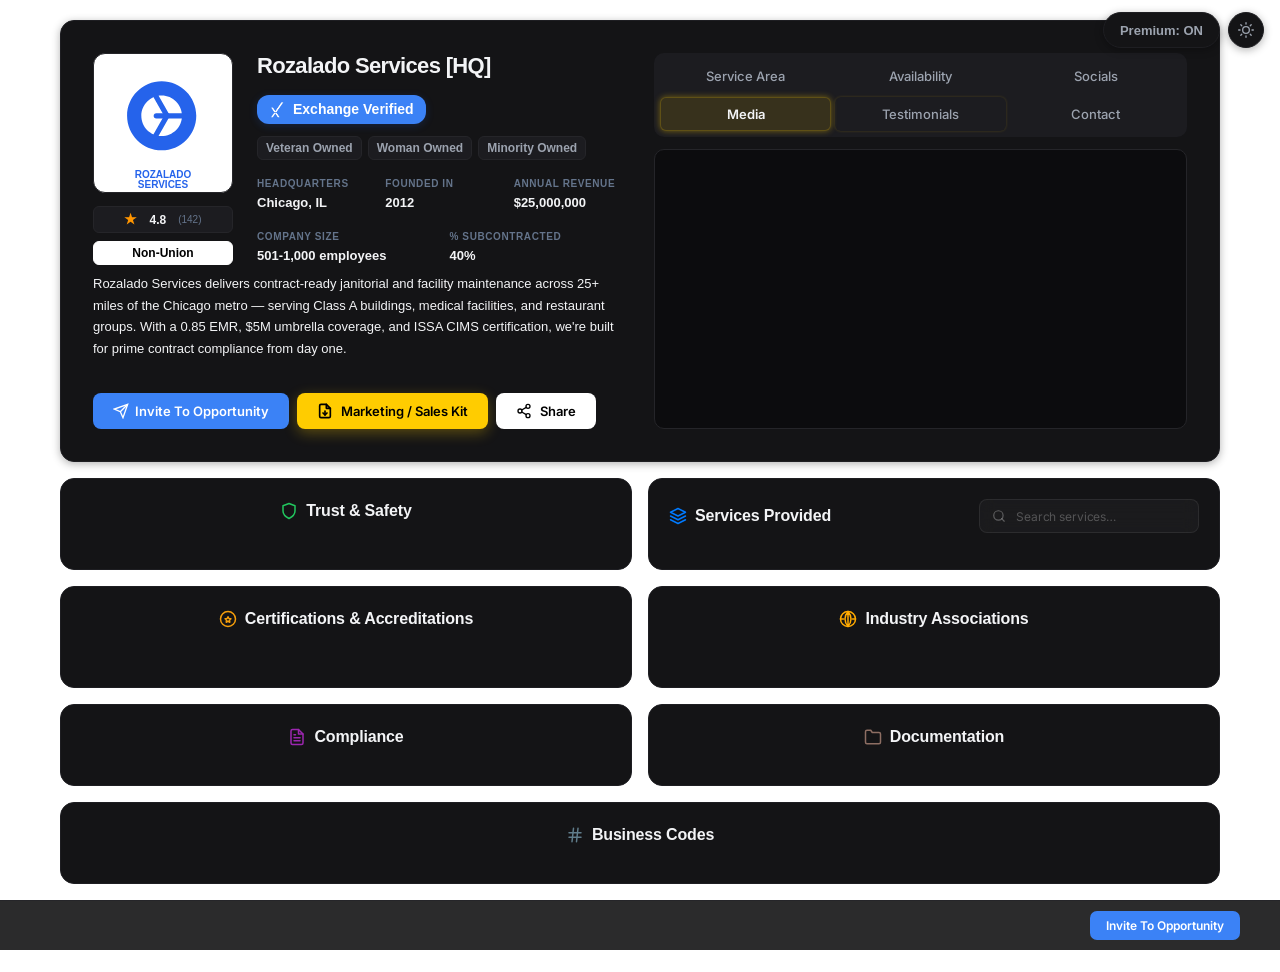
<file: index.html>
<!doctype html>
<html lang="en">
  <head>
    <meta charset="UTF-8" />
    <meta name="viewport" content="width=device-width, initial-scale=1.0" />
    <title>Rozalado Services [HQ] | Route Exchange</title>
    <meta
      name="description"
      content="Rozalado Services company profile on Route Exchange — commercial cleaning services in Chicago, IL."
    />
    <link
      href="https://api.mapbox.com/mapbox-gl-js/v3.3.0/mapbox-gl.css"
      rel="stylesheet"
    />
    <link
      href="https://fonts.googleapis.com/css2?family=Inter:wght@400;500;600;700;800&display=swap"
      rel="stylesheet"
    />
    <link rel="stylesheet" href="styles.css" />
    <link rel="manifest" href="manifest.json" />
    <meta name="theme-color" content="#121212" />
    <link rel="apple-touch-icon" href="exchange_verified_icon.png" />
  </head>
  <body data-theme="dark">
    <!-- Theme Toggle -->
    <button class="theme-toggle" id="themeToggle" aria-label="Toggle dark mode">
      <svg
        class="icon-moon"
        viewBox="0 0 24 24"
        fill="none"
        stroke="currentColor"
        stroke-width="2"
        stroke-linecap="round"
        stroke-linejoin="round"
      >
        <path d="M21 12.79A9 9 0 1 1 11.21 3 7 7 0 0 0 21 12.79z" />
      </svg>
      <svg
        class="icon-sun"
        viewBox="0 0 24 24"
        fill="none"
        stroke="currentColor"
        stroke-width="2"
        stroke-linecap="round"
        stroke-linejoin="round"
      >
        <circle cx="12" cy="12" r="5" />
        <line x1="12" y1="1" x2="12" y2="3" />
        <line x1="12" y1="21" x2="12" y2="23" />
        <line x1="4.22" y1="4.22" x2="5.64" y2="5.64" />
        <line x1="18.36" y1="18.36" x2="19.78" y2="19.78" />
        <line x1="1" y1="12" x2="3" y2="12" />
        <line x1="21" y1="12" x2="23" y2="12" />
        <line x1="4.22" y1="19.78" x2="5.64" y2="18.36" />
        <line x1="18.36" y1="5.64" x2="19.78" y2="4.22" />
      </svg>
    </button>

    <!-- Premium Toggle -->
    <button
      class="premium-toggle"
      id="premiumToggle"
      aria-label="Toggle Premium Features"
    >
      <span class="premium-on">Premium: ON</span>
      <span class="premium-off">Premium: OFF</span>
    </button>

    <div class="page-wrapper">
      <!-- ========== HERO HEADER CARD ========== -->
      <div class="profile-card hero-card">
        <div class="profile-header">
          <!-- LEFT COL: Identity & About -->
          <div class="header-left">
            <div class="company-identity">
              <div
                style="
                  display: flex;
                  flex-direction: column;
                  align-items: center;
                  justify-content: space-between;
                  gap: 16px;
                "
              >
                <div class="company-logo" id="companyLogo"></div>
                <div
                  id="logoChips"
                  style="
                    display: flex;
                    flex-direction: column;
                    width: 100%;
                    gap: 8px;
                  "
                ></div>
              </div>
              <div class="company-meta">
                <h1 class="company-name" id="companyName"></h1>
                <div class="company-badges" id="companyBadges">
                  <div
                    class="verified-badge"
                    id="verifiedBadge"
                    style="display: none"
                  >
                    <svg
                      viewBox="0 0 24 24"
                      fill="none"
                      stroke="currentColor"
                      stroke-width="2"
                      width="14"
                      height="14"
                    >
                      <path d="M22 11.08V12a10 10 0 1 1-5.93-9.14" />
                      <polyline points="22 4 12 14.01 9 11.01" />
                    </svg>
                    Exchange Verified
                  </div>
                </div>
                <div class="key-metrics" id="keyMetrics"></div>
              </div>
            </div>

            <!-- Trust-at-a-Glance Strip -->
            <div class="trust-strip" id="trustStrip"></div>

            <p class="company-about" id="companyAbout"></p>

            <!-- Inline CTA -->
            <div class="inline-cta">
              <button class="btn-primary" id="requestBidBtn">
                <svg
                  viewBox="0 0 24 24"
                  fill="none"
                  stroke="currentColor"
                  stroke-width="2"
                  width="18"
                  height="18"
                >
                  <path d="M22 2L11 13" />
                  <path d="M22 2l-7 20-4-9-9-4 20-7z" />
                </svg>
                Invite To Opportunity
              </button>

              <button class="btn-gold premium-feature" id="marketingKitBtn">
                <svg
                  viewBox="0 0 24 24"
                  fill="none"
                  stroke="currentColor"
                  stroke-width="2.5"
                  stroke-linecap="round"
                  stroke-linejoin="round"
                  width="18"
                  height="18"
                >
                  <path
                    d="M14 2H6a2 2 0 0 0-2 2v16a2 2 0 0 0 2 2h12a2 2 0 0 0 2-2V8z"
                  ></path>
                  <polyline points="14 2 14 8 20 8"></polyline>
                  <line x1="12" y1="18" x2="12" y2="12"></line>
                  <polyline points="9 15 12 18 15 15"></polyline>
                </svg>
                Marketing / Sales Kit
              </button>

              <button class="btn-share" id="shareBtn">
                <svg
                  viewBox="0 0 24 24"
                  fill="none"
                  stroke="currentColor"
                  stroke-width="2"
                  stroke-linecap="round"
                  stroke-linejoin="round"
                >
                  <circle cx="18" cy="5" r="3" />
                  <circle cx="6" cy="12" r="3" />
                  <circle cx="18" cy="19" r="3" />
                  <line x1="8.59" y1="13.51" x2="15.42" y2="17.49" />
                  <line x1="15.41" y1="6.51" x2="8.59" y2="10.49" />
                </svg>
                Share
              </button>
            </div>
          </div>

          <!-- RIGHT: Nav Tabs + Content -->
          <div class="header-right">
            <div class="tabs-container">
              <div class="tabs-nav" role="tablist">
                <button class="tab-btn" data-tab="serviceArea">
                  Service Area
                </button>
                <button class="tab-btn" data-tab="availability">
                  Availability
                </button>
                <button class="tab-btn" data-tab="socialMedia">Socials</button>

                <button
                  class="tab-btn premium-feature active"
                  data-tab="aboutUs"
                >
                  Media
                </button>
                <button class="tab-btn premium-feature" data-tab="testimonials">
                  Testimonials
                </button>
                <button class="tab-btn" data-tab="contactDetails">
                  Contact
                </button>
              </div>

              <!-- TAB: About Us (Video) -->
              <div
                class="tab-panel premium-feature active"
                id="tab-aboutUs"
                role="tabpanel"
              >
                <div id="heroVideoContainer" class="video-card-container">
                  <!-- Video injected here -->
                </div>
              </div>

              <!-- TAB: Testimonials -->
              <div
                class="tab-panel premium-feature"
                id="tab-testimonials"
                role="tabpanel"
              >
                <div
                  class="card-content hero-scroll-container"
                  style="padding: 0"
                >
                  <div id="heroTestimonialsContent"></div>
                </div>
              </div>

              <!-- TAB: Service Area Map -->
              <div class="tab-panel" id="tab-serviceArea" role="tabpanel">
                <div class="map-container" id="map"></div>
                <div class="service-radius-label" id="serviceRadius"></div>
              </div>

              <!-- TAB: Contact Details -->
              <div class="tab-panel" id="tab-contactDetails" role="tabpanel">
                <div class="card-content hero-scroll-container">
                  <div id="heroContactDetailsContent"></div>
                </div>
              </div>

              <!-- TAB: Availability -->
              <div class="tab-panel" id="tab-availability" role="tabpanel">
                <div class="card-content hero-scroll-container">
                  <div id="heroAvailabilityContent"></div>
                </div>
              </div>

              <!-- TAB: Social Media -->
              <div class="tab-panel" id="tab-socialMedia" role="tabpanel">
                <div class="card-content hero-scroll-container">
                  <div id="heroSocialMediaContent"></div>
                </div>
              </div>
            </div>
          </div>
        </div>
      </div>

      <!-- ========== BENTO GRID (2-col) ========== -->
      <div class="bento-grid">
        <!-- ROW 0: Trust & Safety (left) | Services Provided (right) -->
        <div class="bento-card">
          <div class="card-header">
            <h2 class="card-title">
              <svg
                viewBox="0 0 24 24"
                fill="none"
                stroke="currentColor"
                stroke-width="2"
                class="card-icon card-icon--success"
              >
                <path d="M12 22s8-4 8-10V5l-8-3-8 3v7c0 6 8 10 8 10z" />
              </svg>
              Trust &amp; Safety
            </h2>
          </div>
          <div id="trustContent"></div>
        </div>

        <div class="bento-card">
          <div
            class="card-header"
            style="
              display: flex;
              align-items: center;
              justify-content: space-between;
              gap: 12px;
              flex-wrap: wrap;
            "
          >
            <h2 class="card-title" style="margin: 0">
              <svg
                viewBox="0 0 24 24"
                fill="none"
                stroke="currentColor"
                stroke-width="2"
                class="card-icon"
                style="color: #007aff"
              >
                <path
                  d="M12 2L2 7l10 5 10-5-10-5zM2 17l10 5 10-5M2 12l10 5 10-5"
                />
              </svg>
              Services Provided
            </h2>
            <div class="services-search-wrapper" id="servicesSearchWrapper">
              <svg
                class="services-search-icon"
                viewBox="0 0 24 24"
                fill="none"
                stroke="currentColor"
                stroke-width="2"
                stroke-linecap="round"
                stroke-linejoin="round"
                width="15"
                height="15"
              >
                <circle cx="11" cy="11" r="8" />
                <line x1="21" y1="21" x2="16.65" y2="16.65" />
              </svg>
              <input
                type="text"
                id="servicesSearchInput"
                class="services-search-input"
                placeholder="Search services…"
                autocomplete="off"
              />
              <button
                class="services-search-clear"
                id="servicesSearchClear"
                aria-label="Clear search"
                style="display: none"
              >
                <svg
                  viewBox="0 0 24 24"
                  fill="none"
                  stroke="currentColor"
                  stroke-width="2.5"
                  stroke-linecap="round"
                  stroke-linejoin="round"
                  width="14"
                  height="14"
                >
                  <line x1="18" y1="6" x2="6" y2="18" />
                  <line x1="6" y1="6" x2="18" y2="18" />
                </svg>
              </button>
            </div>
          </div>
          <div id="servicesRows" class="card-content"></div>
        </div>

        <!-- ROW 1: Certifications (left) | Industry Associations (right) -->
        <div class="bento-card">
          <div class="card-header">
            <h2 class="card-title">
              <svg
                viewBox="0 0 24 24"
                fill="none"
                stroke="currentColor"
                stroke-width="2"
                class="card-icon card-icon--star"
              >
                <path
                  d="M12 15l-2.4 1.3.5-2.7-2-1.9 2.7-.4L12 9l1.2 2.3 2.7.4-2 1.9.5 2.7z"
                ></path>
                <circle cx="12" cy="12" r="10"></circle>
              </svg>
              Certifications &amp; Accreditations
            </h2>
          </div>
          <div
            id="certificationsContent"
            class="card-list"
            style="margin-top: 20px"
          ></div>
        </div>

        <div class="bento-card">
          <div class="card-header">
            <h2 class="card-title">
              <svg
                viewBox="0 0 24 24"
                fill="none"
                stroke="currentColor"
                stroke-width="2"
                class="card-icon"
                style="color: #ffaa00"
              >
                <circle cx="12" cy="12" r="10" />
                <path
                  d="M22 12h-4M6 12H2M12 22V2M12 2a15.3 15.3 0 0 1 4 10 15.3 15.3 0 0 1-4 10 15.3 15.3 0 0 1-4-10 15.3 15.3 0 0 1 4-10Z"
                />
              </svg>
              Industry Associations
            </h2>
          </div>
          <div id="associationsContent" class="logo-grid"></div>
        </div>

        <!-- ROW 2: Compliance (left) | Documentation (right) -->
        <div class="bento-card">
          <div class="card-header">
            <h2 class="card-title">
              <svg
                viewBox="0 0 24 24"
                fill="none"
                stroke="currentColor"
                stroke-width="2"
                class="card-icon"
                style="color: #9c27b0"
              >
                <path
                  d="M14 2H6a2 2 0 0 0-2 2v16a2 2 0 0 0 2 2h12a2 2 0 0 0 2-2V8z"
                />
                <polyline points="14 2 14 8 20 8" />
                <line x1="16" y1="13" x2="8" y2="13" />
                <line x1="16" y1="17" x2="8" y2="17" />
                <polyline points="10 9 9 9 8 9" />
              </svg>
              Compliance
            </h2>
          </div>
          <div id="complianceContent"></div>
        </div>

        <div class="bento-card">
          <div class="card-header">
            <h2 class="card-title">
              <svg
                viewBox="0 0 24 24"
                fill="none"
                stroke="currentColor"
                stroke-width="2"
                class="card-icon"
                style="color: #8d6e63"
              >
                <path
                  d="M22 19a2 2 0 0 1-2 2H4a2 2 0 0 1-2-2V5a2 2 0 0 1 2-2h5l2 3h9a2 2 0 0 1 2 2z"
                />
              </svg>
              Documentation
            </h2>
          </div>
          <div id="documentsRows"></div>
        </div>

        <!-- ROW 3: Business Codes (full-width, 2 columns) -->
        <div class="bento-card" style="grid-column: 1 / -1">
          <div class="card-header">
            <h2 class="card-title">
              <svg
                viewBox="0 0 24 24"
                fill="none"
                stroke="currentColor"
                stroke-width="2"
                class="card-icon"
                style="color: #607d8b"
              >
                <line x1="4" y1="9" x2="20" y2="9" />
                <line x1="4" y1="15" x2="20" y2="15" />
                <line x1="10" y1="3" x2="8" y2="21" />
                <line x1="16" y1="3" x2="14" y2="21" />
              </svg>
              Business Codes
            </h2>
          </div>
          <div id="businessCodesContent"></div>
        </div>
      </div>
    </div>

    <!-- Sticky CTA Bar -->
    <div class="sticky-cta" id="stickyCta">
      <div class="sticky-cta__inner">
        <div class="sticky-cta__info">
          <strong id="stickyName"></strong>
          <span id="stickyRating"></span>
        </div>
        <div class="sticky-cta__actions">
          <button class="btn-primary btn-primary--sm" id="stickyBidBtn">
            Invite To Opportunity
          </button>
        </div>
      </div>
    </div>

    <div class="toast" id="toast"></div>

    <!-- Marketing / Sales Kit Modal -->
    <div
      id="marketingKitModal"
      style="
        display: none;
        position: fixed;
        top: 0;
        left: 0;
        right: 0;
        bottom: 0;
        padding: 20px;
        background: rgba(0, 0, 0, 0.5);
        z-index: 9999;
        align-items: center;
        justify-content: center;
        backdrop-filter: blur(4px);
      "
    >
      <div
        style="
          background: var(--card-bg);
          width: 100%;
          max-width: 500px;
          border-radius: 16px;
          overflow: hidden;
          box-shadow: 0 10px 30px rgba(0, 0, 0, 0.2);
          border: 1px solid var(--border-light);
          transform: scale(0.95);
          opacity: 0;
          transition: all 0.2s;
          display: flex;
          flex-direction: column;
        "
        id="marketingKitModalInner"
      >
        <div
          style="
            padding: 20px 24px;
            border-bottom: 1px solid var(--border-light);
            display: flex;
            justify-content: space-between;
            align-items: center;
            background: var(--bg-subtle);
          "
        >
          <div style="display: flex; align-items: center; gap: 10px">
            <div
              style="
                font-size: 16px;
                font-weight: 700;
                color: var(--text-primary);
              "
            >
              Marketing / Sales Kit
            </div>
            <span
              style="
                font-size: 10px;
                padding: 2px 8px;
                background: rgba(255, 149, 0, 0.1);
                color: #ff9500;
                border-radius: 10px;
                font-weight: 600;
              "
              >PREMIUM</span
            >
          </div>
          <button
            id="closeMarketingKitBtn"
            style="
              background: transparent;
              border: none;
              color: var(--text-secondary);
              cursor: pointer;
              padding: 4px;
            "
          >
            <svg
              viewBox="0 0 24 24"
              fill="none"
              stroke="currentColor"
              stroke-width="2"
              width="20"
              height="20"
            >
              <line x1="18" y1="6" x2="6" y2="18"></line>
              <line x1="6" y1="6" x2="18" y2="18"></line>
            </svg>
          </button>
        </div>
        <div
          style="
            padding: 24px;
            display: flex;
            flex-direction: column;
            gap: 12px;
          "
          id="marketingKitModalContent"
        >
          <!-- populated by js -->
        </div>
      </div>
    </div>

    <script src="https://api.mapbox.com/mapbox-gl-js/v3.3.0/mapbox-gl.js"></script>
    <script src="app.js"></script>
  </body>
</html>
</file>
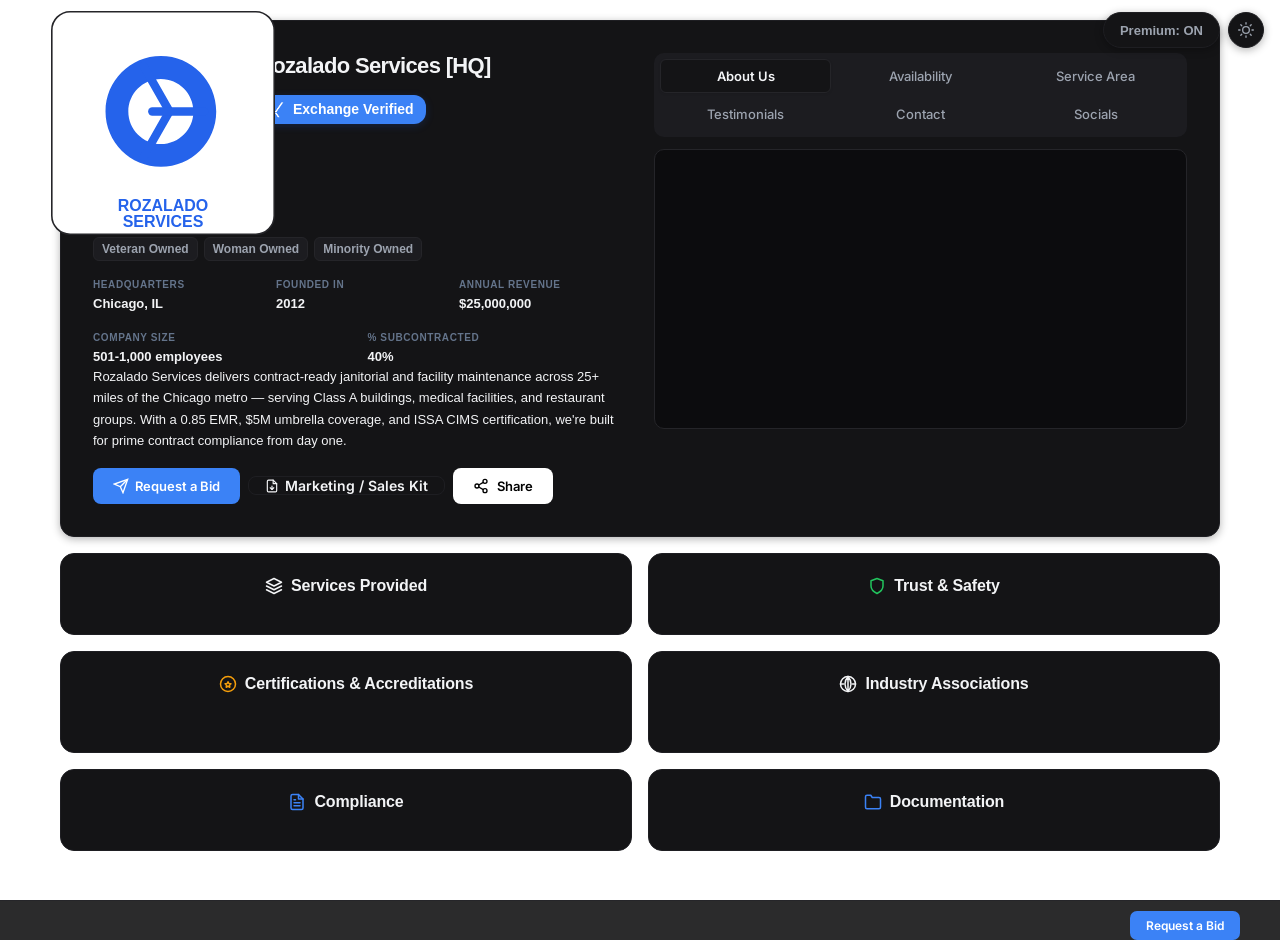
<file: v21_main_index.html>
<!doctype html>
<html lang="en">
  <head>
    <meta charset="UTF-8" />
    <meta name="viewport" content="width=device-width, initial-scale=1.0" />
    <title>Rozalado Services [HQ] | Route Exchange</title>
    <meta
      name="description"
      content="Rozalado Services company profile on Route Exchange — commercial cleaning services in Chicago, IL."
    />
    <link
      href="https://api.mapbox.com/mapbox-gl-js/v3.3.0/mapbox-gl.css"
      rel="stylesheet"
    />
    <link
      href="https://fonts.googleapis.com/css2?family=Inter:wght@400;500;600;700;800&display=swap"
      rel="stylesheet"
    />
    <link rel="stylesheet" href="styles.css" />
  </head>
  <body data-theme="dark">
    <!-- Theme Toggle -->
    <button class="theme-toggle" id="themeToggle" aria-label="Toggle dark mode">
      <svg
        class="icon-moon"
        viewBox="0 0 24 24"
        fill="none"
        stroke="currentColor"
        stroke-width="2"
        stroke-linecap="round"
        stroke-linejoin="round"
      >
        <path d="M21 12.79A9 9 0 1 1 11.21 3 7 7 0 0 0 21 12.79z" />
      </svg>
      <svg
        class="icon-sun"
        viewBox="0 0 24 24"
        fill="none"
        stroke="currentColor"
        stroke-width="2"
        stroke-linecap="round"
        stroke-linejoin="round"
      >
        <circle cx="12" cy="12" r="5" />
        <line x1="12" y1="1" x2="12" y2="3" />
        <line x1="12" y1="21" x2="12" y2="23" />
        <line x1="4.22" y1="4.22" x2="5.64" y2="5.64" />
        <line x1="18.36" y1="18.36" x2="19.78" y2="19.78" />
        <line x1="1" y1="12" x2="3" y2="12" />
        <line x1="21" y1="12" x2="23" y2="12" />
        <line x1="4.22" y1="19.78" x2="5.64" y2="18.36" />
        <line x1="18.36" y1="5.64" x2="19.78" y2="4.22" />
      </svg>
    </button>

    <!-- Premium Toggle -->
    <button
      class="premium-toggle"
      id="premiumToggle"
      aria-label="Toggle Premium Features"
    >
      <span class="premium-on">Premium: ON</span>
      <span class="premium-off">Premium: OFF</span>
    </button>

    <div class="page-wrapper">
      <!-- ========== HERO HEADER CARD ========== -->
      <div class="profile-card hero-card">
        <div class="profile-header">
          <!-- LEFT COL: Identity & About -->
          <div class="header-left">
            <div class="company-identity">
              <div
                style="
                  display: flex;
                  flex-direction: column;
                  align-items: center;
                  gap: 8px;
                "
              >
                <div
                  class="company-logo"
                  id="companyLogo"
                  style="
                    transform: scale(1.6);
                    transform-origin: center;
                    margin-bottom: 24px;
                  "
                ></div>
                <div id="companyRating"></div>
              </div>
              <div class="company-meta">
                <h1 class="company-name" id="companyName"></h1>
                <div class="company-badges" id="companyBadges">
                  <div
                    class="verified-badge"
                    id="verifiedBadge"
                    style="display: none"
                  >
                    <svg
                      viewBox="0 0 24 24"
                      fill="none"
                      stroke="currentColor"
                      stroke-width="2"
                      width="14"
                      height="14"
                    >
                      <path d="M22 11.08V12a10 10 0 1 1-5.93-9.14" />
                      <polyline points="22 4 12 14.01 9 11.01" />
                    </svg>
                    Exchange Verified
                  </div>
                </div>
              </div>
            </div>

            <!-- Trust-at-a-Glance Strip -->
            <div class="trust-strip" id="trustStrip"></div>

            <div class="key-metrics" id="keyMetrics"></div>

            <p class="company-about" id="companyAbout"></p>

            <!-- Inline CTA -->
            <div class="inline-cta">
              <button class="btn-primary" id="requestBidBtn">
                <svg
                  viewBox="0 0 24 24"
                  fill="none"
                  stroke="currentColor"
                  stroke-width="2"
                  width="18"
                  height="18"
                >
                  <path d="M22 2L11 13" />
                  <path d="M22 2l-7 20-4-9-9-4 20-7z" />
                </svg>
                Request a Bid
              </button>

              <button
                class="btn-secondary premium-feature"
                id="marketingKitBtn"
                style="
                  gap: 6px;
                  padding: 0 16px;
                  border-radius: 8px;
                  font-weight: 600;
                  font-size: 14px;
                  display: flex;
                  align-items: center;
                  cursor: pointer;
                  border: 1px solid var(--border);
                  background: var(--bg-card);
                  color: var(--text-primary);
                  transition: all 0.2s;
                "
              >
                <svg
                  viewBox="0 0 24 24"
                  fill="none"
                  stroke="currentColor"
                  stroke-width="2"
                  stroke-linecap="round"
                  stroke-linejoin="round"
                  width="16"
                  height="16"
                >
                  <path
                    d="M14 2H6a2 2 0 0 0-2 2v16a2 2 0 0 0 2 2h12a2 2 0 0 0 2-2V8z"
                  ></path>
                  <polyline points="14 2 14 8 20 8"></polyline>
                  <line x1="12" y1="18" x2="12" y2="12"></line>
                  <polyline points="9 15 12 18 15 15"></polyline>
                </svg>
                Marketing / Sales Kit
              </button>

              <button class="btn-share" id="shareBtn">
                <svg
                  viewBox="0 0 24 24"
                  fill="none"
                  stroke="currentColor"
                  stroke-width="2"
                  stroke-linecap="round"
                  stroke-linejoin="round"
                >
                  <circle cx="18" cy="5" r="3" />
                  <circle cx="6" cy="12" r="3" />
                  <circle cx="18" cy="19" r="3" />
                  <line x1="8.59" y1="13.51" x2="15.42" y2="17.49" />
                  <line x1="15.41" y1="6.51" x2="8.59" y2="10.49" />
                </svg>
                Share
              </button>
            </div>
          </div>

          <!-- RIGHT: Nav Tabs + Content -->
          <div class="header-right">
            <div class="tabs-container">
              <div class="tabs-nav" role="tablist">
                <button class="tab-btn active" data-tab="aboutUs">
                  About Us
                </button>
                <button class="tab-btn" data-tab="availability">
                  Availability
                </button>
                <button class="tab-btn" data-tab="serviceArea">
                  Service Area
                </button>

                <button class="tab-btn" data-tab="testimonials">
                  Testimonials
                </button>
                <button class="tab-btn" data-tab="contactDetails">
                  Contact
                </button>
                <button class="tab-btn" data-tab="socialMedia">Socials</button>
              </div>

              <!-- TAB: About Us (Video) -->
              <div class="tab-panel active" id="tab-aboutUs" role="tabpanel">
                <div id="heroVideoContainer" class="video-card-container">
                  <!-- Video injected here -->
                </div>
              </div>

              <!-- TAB: Testimonials -->
              <div
                class="tab-panel premium-feature"
                id="tab-testimonials"
                role="tabpanel"
              >
                <div
                  class="card-content hero-scroll-container"
                  style="padding: 0"
                >
                  <div id="heroTestimonialsContent"></div>
                </div>
              </div>

              <!-- TAB: Service Area Map -->
              <div class="tab-panel" id="tab-serviceArea" role="tabpanel">
                <div class="map-container" id="map"></div>
                <div class="service-radius-label" id="serviceRadius"></div>
              </div>

              <!-- TAB: Contact Details -->
              <div class="tab-panel" id="tab-contactDetails" role="tabpanel">
                <div class="card-content hero-scroll-container">
                  <div id="heroContactDetailsContent"></div>
                </div>
              </div>

              <!-- TAB: Availability -->
              <div class="tab-panel" id="tab-availability" role="tabpanel">
                <div class="card-content hero-scroll-container">
                  <div id="heroAvailabilityContent"></div>
                </div>
              </div>

              <!-- TAB: Social Media -->
              <div
                class="tab-panel premium-feature"
                id="tab-socialMedia"
                role="tabpanel"
              >
                <div class="card-content hero-scroll-container">
                  <div id="heroSocialMediaContent"></div>
                </div>
              </div>
            </div>
          </div>
        </div>
      </div>

      <!-- ========== BENTO GRID (2-col) ========== -->
      <div class="bento-grid">

        <!-- ROW 0: Services Provided (left) | Trust & Safety (right) -->
        <div class="bento-card">
          <div class="card-header">
            <h2 class="card-title">
              <svg viewBox="0 0 24 24" fill="none" stroke="currentColor" stroke-width="2" class="card-icon card-icon--primary">
                <path d="M12 2L2 7l10 5 10-5-10-5zM2 17l10 5 10-5M2 12l10 5 10-5" />
              </svg>
              Services Provided
            </h2>
          </div>
          <div id="servicesRows" class="card-content"></div>
        </div>

        <div class="bento-card" style="height: max-content;">
          <div class="card-header">
            <h2 class="card-title">
              <svg viewBox="0 0 24 24" fill="none" stroke="currentColor" stroke-width="2" class="card-icon card-icon--success">
                <path d="M12 22s8-4 8-10V5l-8-3-8 3v7c0 6 8 10 8 10z" />
              </svg>
              Trust &amp; Safety
            </h2>
          </div>
          <div id="trustContent"></div>
        </div>

        <!-- ROW 1: Certifications (left) | Industry Associations (right) -->
        <div class="bento-card">
          <div class="card-header">
            <h2 class="card-title">
              <svg viewBox="0 0 24 24" fill="none" stroke="currentColor" stroke-width="2" class="card-icon card-icon--star">
                <path d="M12 15l-2.4 1.3.5-2.7-2-1.9 2.7-.4L12 9l1.2 2.3 2.7.4-2 1.9.5 2.7z"></path>
                <circle cx="12" cy="12" r="10"></circle>
              </svg>
              Certifications &amp; Accreditations
            </h2>
          </div>
          <div id="certificationsContent" class="card-list" style="margin-top: 20px"></div>
        </div>

        <div class="bento-card">
          <div class="card-header">
            <h2 class="card-title">
              <svg viewBox="0 0 24 24" fill="none" stroke="currentColor" stroke-width="2" class="card-icon card-icon--primary">
                <circle cx="12" cy="12" r="10" />
                <path d="M22 12h-4M6 12H2M12 22V2M12 2a15.3 15.3 0 0 1 4 10 15.3 15.3 0 0 1-4 10 15.3 15.3 0 0 1-4-10 15.3 15.3 0 0 1 4-10Z" />
              </svg>
              Industry Associations
            </h2>
          </div>
          <div id="associationsContent" class="logo-grid"></div>
        </div>

        <!-- ROW 2: Compliance (left) | Documentation (right) -->
        <div class="bento-card" style="height: max-content;">
          <div class="card-header">
            <h2 class="card-title">
              <svg viewBox="0 0 24 24" fill="none" stroke="currentColor" stroke-width="2" class="card-icon card-icon--accent">
                <path d="M14 2H6a2 2 0 0 0-2 2v16a2 2 0 0 0 2 2h12a2 2 0 0 0 2-2V8z" />
                <polyline points="14 2 14 8 20 8" />
                <line x1="16" y1="13" x2="8" y2="13" />
                <line x1="16" y1="17" x2="8" y2="17" />
                <polyline points="10 9 9 9 8 9" />
              </svg>
              Compliance
            </h2>
          </div>
          <div id="complianceContent"></div>
        </div>

        <div class="bento-card" style="height: max-content;">
          <div class="card-header">
            <h2 class="card-title">
              <svg viewBox="0 0 24 24" fill="none" stroke="currentColor" stroke-width="2" class="card-icon card-icon--accent">
                <path d="M22 19a2 2 0 0 1-2 2H4a2 2 0 0 1-2-2V5a2 2 0 0 1 2-2h5l2 3h9a2 2 0 0 1 2 2z" />
              </svg>
              Documentation
            </h2>
          </div>
          <div id="documentsRows"></div>
        </div>

      </div>
    </div>

    <!-- Sticky CTA Bar -->
    <div class="sticky-cta" id="stickyCta">
      <div class="sticky-cta__inner">
        <div class="sticky-cta__info">
          <strong id="stickyName"></strong>
          <span id="stickyRating"></span>
        </div>
        <div class="sticky-cta__actions">
          <button class="btn-primary btn-primary--sm" id="stickyBidBtn">
            Request a Bid
          </button>
        </div>
      </div>
    </div>

    <div class="toast" id="toast"></div>

    <!-- Marketing / Sales Kit Modal -->
    <div
      id="marketingKitModal"
      style="
        display: none;
        position: fixed;
        top: 0;
        left: 0;
        right: 0;
        bottom: 0;
        padding: 20px;
        background: rgba(0, 0, 0, 0.5);
        z-index: 9999;
        align-items: center;
        justify-content: center;
        backdrop-filter: blur(4px);
      "
    >
      <div
        style="
          background: var(--bg-card);
          width: 100%;
          max-width: 500px;
          border-radius: 16px;
          overflow: hidden;
          box-shadow: 0 10px 30px rgba(0, 0, 0, 0.2);
          border: 1px solid var(--border-light);
          transform: scale(0.95);
          opacity: 0;
          transition: all 0.2s;
          display: flex;
          flex-direction: column;
        "
        id="marketingKitModalInner"
      >
        <div
          style="
            padding: 20px 24px;
            border-bottom: 1px solid var(--border-light);
            display: flex;
            justify-content: space-between;
            align-items: center;
            background: var(--bg-subtle);
          "
        >
          <div style="display: flex; align-items: center; gap: 10px">
            <div
              style="
                font-size: 16px;
                font-weight: 700;
                color: var(--text-primary);
              "
            >
              Marketing / Sales Kit
            </div>
            <span
              style="
                font-size: 10px;
                padding: 2px 8px;
                background: rgba(255, 149, 0, 0.1);
                color: #ff9500;
                border-radius: 10px;
                font-weight: 600;
              "
              >PREMIUM</span
            >
          </div>
          <button
            id="closeMarketingKitBtn"
            style="
              background: transparent;
              border: none;
              color: var(--text-secondary);
              cursor: pointer;
              padding: 4px;
            "
          >
            <svg
              viewBox="0 0 24 24"
              fill="none"
              stroke="currentColor"
              stroke-width="2"
              width="20"
              height="20"
            >
              <line x1="18" y1="6" x2="6" y2="18"></line>
              <line x1="6" y1="6" x2="18" y2="18"></line>
            </svg>
          </button>
        </div>
        <div
          style="
            padding: 24px;
            display: flex;
            flex-direction: column;
            gap: 12px;
          "
          id="marketingKitModalContent"
        >
          <!-- populated by js -->
        </div>
      </div>
    </div>

    <script src="https://api.mapbox.com/mapbox-gl-js/v3.3.0/mapbox-gl.js"></script>
    <script src="app.js"></script>
  </body>
</html>
</file>
<file: styles.css>
/* ============================================
   Route Exchange — Company Profile v6.0
   Dark-first dashboard design
   ============================================ */

/* --- Theme: Light (default) --- */
:root {
  --bg: #f8f9fa;
  --bg-rgb: 248, 249, 250;
  --bg-subtle: #ffffff;
  --card-bg: #ffffff;
  --card-border: #e2e8f0;
  --card-radius: 14px;
  --card-shadow: 0 4px 12px rgba(0, 0, 0, 0.05);
  --text-primary: #111827;
  --text-secondary: #374151;
  --text-muted: #4b5563;
  --accent: #2563eb;
  --accent-hover: #1d4ed8;
  --border: #e5e7eb;
  --border-light: #f3f4f6;
  --pill-bg: #f3f4f6;
  --pill-text: #1f2937;
  --pill-border: #e5e7eb;
  --success: #16a34a;
  --warning: #ca8a04;
  --tab-active-bg: #2563eb;
  --tab-inactive-bg: #f3f4f6;
  --tab-border: #e5e7eb;
  --section-border: #e5e7eb;
  --cert-card-bg: #ffffff;
  --cert-card-border: #e2e8f0;
  --font: "Inter", "SF Pro Text", "Helvetica Neue", sans-serif;
}

/* --- Theme: Dark --- */
[data-theme="dark"] {
  --bg: #ffffff; /* User requested white background for dark mode */
  --bg-rgb: 255, 255, 255;
  --bg-subtle: #141416;
  --card-bg: #141416;
  --card-border: #1e1e22;
  --card-shadow: 0 2px 8px rgba(0, 0, 0, 0.3);
  --text-primary: #f3f4f6;
  --text-secondary: #9ca3af;
  --text-muted: #64748b;
  --accent: #3b82f6;
  --accent-hover: #60a5fa;
  --border: #1e1e22;
  --border-light: #252529;
  --pill-bg: #1c1c20;
  --pill-text: #e5e7eb;
  --pill-border: #2a2a2e;
  --success: #22c55e;
  --warning: #f59e0b;
  --tab-active-bg: #3b82f6;
  --tab-inactive-bg: #1c1c20;
  --tab-border: #252529;
  --section-border: #1e1e22;
  --cert-card-bg: #18181b;
  --cert-card-border: #252529;
}

/* --- Reset --- */
*,
*::before,
*::after {
  box-sizing: border-box;
  margin: 0;
  padding: 0;
}
html {
  -webkit-font-smoothing: antialiased;
  -moz-osx-font-smoothing: grayscale;
  overflow-x: hidden;
}

body {
  font-family:
    -apple-system, BlinkMacSystemFont, "Segoe UI", Roboto, Helvetica, Arial,
    sans-serif, "Apple Color Emoji", "Segoe UI Emoji";
  background: var(--bg);
  color: var(--text-primary);
  margin: 0;
  padding: 0;
  padding-bottom: 40px; /* Spacing at the bottom of the page */
  min-height: 100vh;
  transition:
    background 0.3s ease,
    color 0.3s ease;
  line-height: 1.5;
  -webkit-font-smoothing: antialiased;
  overflow-x: hidden;
}

/* --- Layout --- */
.page-wrapper {
  position: relative;
  z-index: 1;
  max-width: 1200px;
  margin: 0 auto;
  padding: 16px 16px 48px;
  min-height: 100vh;
  display: flex;
  flex-direction: column;
  gap: 16px;
}

@media (min-width: 640px) {
  .page-wrapper {
    padding: 20px 20px 48px;
  }
}

/* --- Theme Toggle --- */
.theme-toggle {
  position: fixed;
  top: 12px;
  right: 16px;
  z-index: 100;
  width: 36px;
  height: 36px;
  border-radius: 50%;
  border: 1px solid var(--card-border);
  background: var(--card-bg);
  color: var(--text-secondary);
  cursor: pointer;
  display: flex;
  align-items: center;
  justify-content: center;
  box-shadow: var(--card-shadow);
  transition: all 0.15s;
}
.theme-toggle:hover {
  color: var(--accent);
  border-color: var(--accent);
}
.theme-toggle svg {
  width: 16px;
  height: 16px;
}
.theme-toggle .icon-sun {
  display: none;
}
.theme-toggle .icon-moon {
  display: block;
}
[data-theme="dark"] .theme-toggle .icon-sun {
  display: block;
}
[data-theme="dark"] .theme-toggle .icon-moon {
  display: none;
}

/* --- Premium Toggle --- */
.premium-toggle {
  position: fixed;
  top: 12px;
  right: 60px;
  z-index: 100;
  height: 36px;
  padding: 0 16px;
  border-radius: 18px;
  border: 1px solid var(--card-border);
  background: var(--card-bg);
  color: var(--text-secondary);
  cursor: pointer;
  display: flex;
  align-items: center;
  justify-content: center;
  box-shadow: var(--card-shadow);
  transition: all 0.15s;
  font-size: 13px;
  font-weight: 600;
}
.premium-toggle:hover {
  color: var(--accent);
  border-color: var(--accent);
}
.premium-toggle .premium-on {
  display: block;
}
.premium-toggle .premium-off {
  display: none;
}
body.premium-off .premium-toggle .premium-on {
  display: none;
}
body.premium-off .premium-toggle .premium-off {
  display: block;
}
/* Premium Feature Logic */
.premium-feature {
  transition: all 0.3s ease;
}

body.premium-off .premium-feature:not(#marketingKitBtn) {
  opacity: 0.5 !important;
  pointer-events: none !important;
  cursor: not-allowed !important;
  filter: grayscale(100%);
}

body.premium-off #marketingKitBtn {
  background: var(--pill-bg) !important;
  color: var(--text-muted) !important;
  box-shadow: none !important;
  pointer-events: none !important;
  user-select: none !important;
  opacity: 0.6 !important;
  filter: grayscale(100%);
}

/* Premium Upsell Logic (for specific elements like Contact Tab) */
.premium-upsell {
  position: relative;
  transition: all 0.3s ease;
}

body.premium-off .premium-upsell {
  pointer-events: none;
  user-select: none;
}

body.premium-off .premium-upsell > *:not(.premium-overlay) {
  -webkit-filter: blur(6px) !important;
  filter: blur(6px) !important;
  opacity: 0.6 !important;
  pointer-events: none !important;
  user-select: none !important;
  transition: all 0.3s ease;
}

.premium-overlay {
  display: none;
  position: absolute;
  top: 0;
  left: 0;
  right: 0;
  bottom: 0;
  flex-direction: column;
  align-items: center;
  justify-content: center;
  z-index: 20;
  pointer-events: auto !important;
}

body.premium-off .premium-overlay {
  display: flex !important;
  /* Use a subtle transparent wash to make the button stand out, but retain frosted glass feeling */
  background: rgba(255, 255, 255, 0.1);
  backdrop-filter: blur(4px);
  -webkit-backdrop-filter: blur(4px);
  border-radius: inherit;
}
[data-theme="dark"] body.premium-off .premium-overlay {
  background: rgba(0, 0, 0, 0.2);
}

body.premium-off .locked-contact-wrapper {
  -webkit-filter: blur(6px) !important;
  filter: blur(6px) !important;
  opacity: 0.6 !important;
  pointer-events: none !important;
  user-select: none !important;
  transition: all 0.3s ease;
}

/* ========== HERO CARD ========== */
.hero-card {
  background: var(--card-bg);
  border: 1px solid var(--card-border);
  border-radius: var(--card-radius);
  padding: 24px;
  box-shadow: var(--card-shadow);
  transition:
    background 0.2s,
    border-color 0.2s;
}

@media (min-width: 768px) {
  .hero-card {
    padding: 32px;
  }
}

.profile-header {
  display: grid;
  grid-template-columns: minmax(0, 1fr);
  gap: 28px;
}

.header-left {
  display: flex;
  flex-direction: column;
  min-width: 0;
}
.header-right {
  min-width: 0;
}

@media (min-width: 768px) {
  .profile-header {
    grid-template-columns: minmax(0, 1fr) minmax(0, 1fr);
  }
}

/* --- Company Identity --- */
.company-identity {
  display: flex;
  align-items: stretch;
  gap: 24px;
  margin-bottom: 8px;
  min-width: 0;
}

.company-meta {
  min-width: 0;
}

.company-logo {
  flex-shrink: 0;
  width: 140px !important;
  height: 140px !important;
  aspect-ratio: 1 / 1 !important;
  display: flex !important;
  border-radius: 12px;
  overflow: hidden;
  border: 1px solid var(--border-light);
  background: white;
  align-items: center;
  justify-content: center;
}

.company-logo img {
  width: 100%;
  height: 100%;
  object-fit: contain;
}

.company-meta {
  display: flex;
  flex-direction: column;
  flex: 1;
}

.company-name {
  font-size: 22px;
  font-weight: 700;
  letter-spacing: -0.03em;
  color: var(--text-primary);
  line-height: 1.2;
  margin: 0;
  word-wrap: break-word;
  overflow-wrap: anywhere;
  hyphens: auto;
}

.company-badges {
  display: flex;
  flex-wrap: wrap;
  gap: 6px;
  margin-top: 8px;
}

.verified-badge {
  display: inline-flex;
  align-items: center;
  gap: 4px;
  color: var(--accent);
  font-size: 12px;
  font-weight: 600;
  padding: 3px 10px;
  background: rgba(37, 99, 235, 0.1);
  border-radius: 6px;
  border: 1px solid rgba(37, 99, 235, 0.2);
}
.verified-badge svg {
  width: 14px;
  height: 14px;
}

/* --- Trust-at-a-Glance Strip --- */
.trust-strip {
  display: flex;
  flex-wrap: wrap;
  gap: 6px;
  margin: 12px 0;
}

.trust-pill {
  display: flex;
  flex-direction: column;
  align-items: center;
  gap: 2px;
  padding: 6px 14px;
  border-radius: 8px;
  background: var(--pill-bg);
  border: 1px solid var(--border-light);
  min-width: 70px;
  text-align: center;
}

.trust-pill__value {
  font-size: 13px;
  font-weight: 700;
  color: var(--text-primary);
  white-space: nowrap;
}

.trust-pill__label {
  font-size: 9px;
  font-weight: 600;
  color: var(--text-muted);
  text-transform: uppercase;
  letter-spacing: 0.4px;
}

.trust-pill--emr .trust-pill__value {
  color: var(--success);
}
.trust-pill--rating .trust-pill__value {
  color: #f59e0b;
}
.trust-pill--clearance {
  background: rgba(37, 99, 235, 0.08);
  border-color: rgba(37, 99, 235, 0.2);
}
.trust-pill--clearance .trust-pill__value {
  color: var(--accent);
  font-size: 11px;
}

/* --- Key Metrics --- */
.key-metrics {
  display: flex;
  flex-direction: column;
  gap: 16px;
  margin-top: 16px;
}

.metric-label {
  font-size: 10px;
  font-weight: 600;
  text-transform: uppercase;
  letter-spacing: 0.06em;
  color: var(--text-muted);
  margin-bottom: 2px;
}

.metric-value {
  font-size: 13px;
  font-weight: 600;
  color: var(--text-primary);
}

/* --- Company About --- */
.company-about {
  font-size: 13px;
  line-height: 1.65;
  color: var(--text-primary);
  margin-bottom: 16px;
}

/* --- Inline CTA Buttons --- */
.inline-cta {
  display: flex;
  flex-wrap: wrap;
  gap: 8px;
  align-items: center;
  margin-top: auto;
}

.btn-primary {
  display: inline-flex;
  align-items: center;
  gap: 6px;
  padding: 10px 20px;
  background: var(--accent);
  color: white;
  border: none;
  border-radius: 8px;
  font-family: var(--font);
  font-size: 13px;
  font-weight: 600;
  cursor: pointer;
  transition: all 0.2s;
}
.btn-primary:hover {
  background: var(--accent-hover);
  transform: translateY(-1px);
  box-shadow: 0 4px 12px rgba(37, 99, 235, 0.3);
}
.btn-primary svg {
  width: 16px;
  height: 16px;
}

.btn-secondary {
  display: inline-flex;
  align-items: center;
  gap: 6px;
  padding: 9px 16px;
  background: transparent;
  color: var(--text-primary);
  border: 1px solid var(--border);
  border-radius: 8px;
  font-family: var(--font);
  font-size: 13px;
  font-weight: 500;
  cursor: pointer;
  text-decoration: none;
  transition: all 0.2s;
}
.btn-secondary:hover {
  background: var(--pill-bg);
  border-color: var(--text-muted);
}
.btn-secondary svg {
  width: 14px;
  height: 14px;
}

.btn-primary--sm {
  padding: 7px 16px;
  font-size: 12px;
  border-radius: 7px;
}
.btn-secondary--sm {
  padding: 7px 14px;
  font-size: 12px;
  border-radius: 7px;
}

.btn-share {
  display: inline-flex;
  align-items: center;
  gap: 8px;
  padding: 10px 20px;
  background: #ffffff;
  color: #000000;
  border: none;
  border-radius: 8px;
  font-family: var(--font);
  font-size: 13px;
  font-weight: 600;
  cursor: pointer;
  transition: all 0.15s;
}
.btn-share:hover {
  background: #f1f1f1;
  transform: translateY(-1px);
}
.btn-share svg {
  width: 16px;
  height: 16px;
}

.btn-gold {
  display: inline-flex;
  align-items: center;
  gap: 6px;
  padding: 10px 20px;
  background: linear-gradient(135deg, #ffd700 0%, #fdb931 100%);
  color: #000000;
  border: none;
  border-radius: 8px;
  font-family: var(--font);
  font-size: 13px;
  font-weight: 700;
  cursor: pointer;
  transition: all 0.2s;
  box-shadow: 0 4px 12px rgba(255, 215, 0, 0.2);
}
.btn-gold:hover {
  background: linear-gradient(135deg, #fde047 0%, #f59e0b 100%);
  transform: translateY(-1px);
  box-shadow: 0 6px 16px rgba(255, 215, 0, 0.3);
}
.btn-gold svg {
  width: 16px;
  height: 16px;
}

/* ============ TABS ============ */
.tabs-container {
  display: flex;
  flex-direction: column;
}

.tabs-nav {
  display: grid;
  grid-template-columns: repeat(3, 1fr);
  gap: 4px;
  margin-bottom: 12px;
  background: var(--pill-bg);
  padding: 6px;
  border-radius: 10px;
}

body.premium-off .tabs-nav {
  /* Inherit default grid-template-columns: repeat(3, 1fr); so it stays 2 rows of 3 */
}

.tab-btn {
  padding: 8px 10px;
  background: transparent;
  border: transparent 1px solid;
  border-radius: 6px;
  font-family: var(--font);
  font-size: 13px;
  font-weight: 500;
  color: var(--text-secondary);
  cursor: pointer;
  transition: all 0.2s;
  white-space: nowrap;
  text-align: center;
}

.tab-btn:hover {
  color: var(--text-primary);
  background: rgba(142, 142, 147, 0.1);
}

.tab-btn.active {
  background: var(--bg);
  border-color: var(--border-light);
  color: var(--text-primary);
  font-weight: 600;
  box-shadow: 0 1px 3px rgba(0, 0, 0, 0.08);
}
[data-theme="dark"] .tab-btn.active {
  background: var(--card-bg);
}

/* Subtle gold accent for premium tabs when active */
body:not(.premium-off) .tab-btn.premium-feature {
  border: 1px solid transparent;
  box-shadow: 0 0 3px rgba(255, 204, 0, 0.2);
}

body:not(.premium-off) .tab-btn.premium-feature:hover {
  background: rgba(142, 142, 147, 0.1); /* Match standard tab hover */
  box-shadow: 0 0 5px rgba(255, 204, 0, 0.35);
}

body:not(.premium-off) .tab-btn.premium-feature.active {
  background: rgba(255, 204, 0, 0.12);
  border: 1px solid rgba(255, 204, 0, 0.2);
  box-shadow: 0 0 6px rgba(255, 204, 0, 0.4);
}

.hero-scroll-container {
  height: 280px;
  overflow-y: auto;
  padding-right: 8px;
}

.hero-scroll-container::-webkit-scrollbar {
  width: 4px;
}
.hero-scroll-container::-webkit-scrollbar-track {
  background: transparent;
}
.hero-scroll-container::-webkit-scrollbar-thumb {
  background: var(--border);
  border-radius: 10px;
}

.tab-panel {
  display: none;
}
.tab-panel.active {
  display: block;
  animation: fadeIn 0.2s ease;
}
@keyframes fadeIn {
  from {
    opacity: 0;
  }
  to {
    opacity: 1;
  }
}

/* Video Card */
.video-card-container {
  width: 100%;
  height: 280px;
  border-radius: 10px;
  overflow: hidden;
  background: #0c0c0e;
  position: relative;
  border: 1px solid var(--border-light);
}
.video-card-container iframe {
  width: 100%;
  height: 100%;
  object-fit: cover;
}

/* Map */
.map-container {
  width: 100%;
  height: 280px;
  border-radius: 10px;
  overflow: hidden;
  background: var(--pill-bg);
}

.service-radius-label {
  margin-top: 8px;
  font-size: 12px;
  color: var(--text-secondary);
}

/* ========== PROOF POINTS ========== */
.bento-card--proof {
  background: var(--card-bg);
  border: 1px solid var(--card-border);
  border-radius: var(--card-radius);
  padding: 20px 24px;
}

.proof-points {
  display: grid;
  grid-template-columns: repeat(2, 1fr);
  gap: 20px;
}
@media (max-width: 767px) {
  .proof-points {
    grid-template-columns: repeat(2, 1fr);
    gap: 14px;
  }
}

.proof-point {
  display: flex;
  gap: 10px;
  align-items: flex-start;
}

.proof-point__icon {
  width: 36px;
  height: 36px;
  display: flex;
  align-items: center;
  justify-content: center;
  background: var(--pill-bg);
  border-radius: 8px;
  flex-shrink: 0;
  color: var(--accent);
}
.proof-point__icon svg {
  width: 18px;
  height: 18px;
}

.proof-point__stat {
  font-size: 16px;
  font-weight: 800;
  color: var(--text-primary);
  line-height: 1.1;
  letter-spacing: -0.02em;
}

.proof-point__label {
  font-size: 10px;
  font-weight: 600;
  color: var(--text-secondary);
  text-transform: uppercase;
  letter-spacing: 0.4px;
  margin-top: 2px;
}

.proof-point__detail {
  font-size: 11px;
  color: var(--text-muted);
  line-height: 1.4;
  margin-top: 3px;
}

/* ========== SERVICES BAR CARD ========== */
.services-bar-card {
  background: var(--card-bg);
  border: 1px solid var(--card-border);
  border-radius: var(--card-radius);
  padding: 20px 24px;
}

.services-bar-header {
  display: flex;
  align-items: center;
  justify-content: space-between;
  flex-wrap: wrap;
  gap: 12px;
  margin-bottom: 16px;
}

.services-bar-left {
  display: flex;
  align-items: center;
  gap: 12px;
}

.services-bar-left .card-title {
  font-size: 15px;
  font-weight: 700;
}

.services-bar-rating {
  display: inline-flex;
  align-items: center;
  gap: 4px;
  padding: 4px 10px;
  background: rgba(34, 197, 94, 0.1);
  border: 1px solid rgba(34, 197, 94, 0.2);
  border-radius: 6px;
  font-size: 12px;
  font-weight: 700;
  color: var(--success);
}

.services-bar-actions {
  display: flex;
  gap: 8px;
}

/* ========== BENTO GRID ========== */
.bento-grid {
  display: grid;
  grid-template-columns: minmax(0, 1fr);
  gap: 16px;
}

@media (min-width: 768px) {
  .bento-grid {
    grid-template-columns: repeat(2, minmax(0, 1fr));
  }
}

/* Card Utility */
.bento-card {
  background: var(--card-bg);
  border: 1px solid var(--card-border);
  border-radius: var(--card-radius);
  padding: 20px;
  display: flex;
  flex-direction: column;
  transition:
    border-color 0.2s,
    box-shadow 0.2s;
}

.bento-card:hover {
  border-color: #c0c0c8;
  box-shadow: 0 4px 16px rgba(0, 0, 0, 0.06);
}

[data-theme="dark"] .bento-card:hover {
  border-color: #2a2a30;
  box-shadow: 0 4px 16px rgba(0, 0, 0, 0.2);
}

.span-full {
  grid-column: 1 / -1;
}

/* Split right card (Associations + Compliance stacked) */
.bento-card--split-right {
  gap: 0;
  padding: 0;
}

.split-section {
  padding: 20px;
}

.split-section + .split-section {
  border-top: 1px solid var(--border-light);
}

/* Card Icons */
.card-icon {
  width: 18px;
  height: 18px;
  stroke-linecap: round;
  stroke-linejoin: round;
  flex-shrink: 0;
}
.card-icon--success {
  color: var(--success);
}
.card-icon--accent {
  color: var(--accent);
}
.card-icon--star {
  color: #f59e0b;
}

/* Headers inside cards */
.card-header {
  display: flex;
  align-items: center;
  justify-content: center;
  margin-bottom: 16px;
  text-align: center;
}

.card-title {
  font-size: 16px;
  font-weight: 700;
  color: var(--text-primary);
  display: flex;
  align-items: center;
  justify-content: center;
  gap: 8px;
  margin: 0;
  letter-spacing: -0.01em;
}

/* --- Certs Section (Full Width at Bottom) --- */
.certs-section {
  margin-top: 0;
}

/* ========== TRUST & EMR ========== */
.chart-container {
  display: flex;
  align-items: flex-end;
  gap: 10px;
  height: 100px;
  padding-top: 16px;
}

.chart-bar-group {
  flex: 1;
  display: flex;
  flex-direction: column;
  align-items: center;
  gap: 6px;
  height: 100%;
  justify-content: flex-end;
}

.chart-bar {
  width: 100%;
  background: var(--pill-bg);
  border-radius: 3px;
  position: relative;
  transition: height 0.5s ease;
  min-height: 4px;
}

.chart-bar.good {
  background: var(--success);
}
.chart-bar.neutral {
  background: var(--text-muted);
}

.chart-label {
  font-size: 11px;
  color: var(--text-secondary);
  font-weight: 500;
}

.chart-value {
  font-size: 12px;
  font-weight: 700;
  color: var(--text-primary);
}

/* --- EMR Gauge --- */
.emr-gauge {
  display: flex;
  align-items: center;
  gap: 16px;
  margin-bottom: 16px;
}

.emr-gauge__score {
  font-size: 42px;
  font-weight: 800;
  color: var(--success);
  line-height: 1;
  letter-spacing: -0.03em;
}

.emr-gauge__meta {
  display: flex;
  flex-direction: column;
  gap: 4px;
}

.emr-gauge__label {
  font-size: 11px;
  font-weight: 600;
  text-transform: uppercase;
  letter-spacing: 0.05em;
  color: var(--text-muted);
}

/* Safety Awareness Coloring */
.safety-excellent {
  color: var(--success) !important;
}
.safety-good {
  color: var(--warning) !important;
}
.safety-poor {
  color: #ff453a !important;
} /* High-contrast red */

.emr-gauge__bar {
  width: 120px;
  height: 6px;
  background: var(--pill-bg);
  border-radius: 3px;
  overflow: hidden;
}

.emr-gauge__fill {
  height: 100%;
  background: var(--success);
  border-radius: 3px;
  transition: width 0.6s ease;
}

/* --- Clearance Tags --- */
.clearance-badge {
  display: inline-flex;
  align-items: center;
  gap: 6px;
  padding: 6px 10px;
  background: var(--pill-bg);
  color: var(--text-primary);
  border: 1px solid var(--border-light);
  border-radius: 6px;
  font-size: 12px;
  font-weight: 500;
  transition: border-color 0.2s;
}

.clearance-code-pill {
  display: inline-flex;
  align-items: center;
  gap: 6px;
  padding: 6px 12px;
  background: var(--card-border);
  border: 1px solid var(--border-light);
  border-radius: 8px;
  font-size: 13px;
  font-weight: 600;
  color: var(--text-primary) !important; /* Force primary contrast */
}
.clearance-code-pill svg {
  color: var(--text-secondary);
}

/* --- COI Preview --- */
.coi-preview {
  display: flex;
  align-items: center;
  gap: 14px;
  padding: 16px;
  background: var(--pill-bg);
  border: 1px solid var(--border-light);
  border-radius: 10px;
  margin-bottom: 16px;
  transition: border-color 0.2s;
}
.coi-preview:hover {
  border-color: var(--accent);
}

.coi-icon {
  width: 36px;
  height: 36px;
  display: flex;
  align-items: center;
  justify-content: center;
  background: var(--card-bg);
  border: 1px solid var(--border);
  border-radius: 8px;
  color: var(--accent);
}

.coi-limits {
  display: grid;
  grid-template-columns: 1fr 1fr;
  gap: 10px;
  font-size: 12px;
}

.limit-item {
  display: flex;
  flex-direction: column;
}
.limit-label {
  color: var(--text-muted);
  font-size: 10px;
}
.limit-val {
  font-weight: 600;
  color: var(--text-primary);
  font-size: 13px;
}

/* --- Association Logos Grid --- */
.logo-grid {
  display: grid;
  grid-template-columns: repeat(3, 1fr);
  gap: 12px;
}

.logo-item {
  display: flex;
  flex-direction: column;
  align-items: center;
  justify-content: center;
  background: transparent;
  border-radius: 12px;
  border: 1px solid var(--border-light);
  text-align: center;
  padding: 20px 12px;
  gap: 16px;
  transition: all 0.25s ease;
  min-height: 120px;
}

.logo-item:hover {
  background: var(--pill-bg);
  border-color: var(--text-muted);
  transform: translateY(-2px);
  box-shadow: 0 4px 12px rgba(0, 0, 0, 0.04);
}

.logo-item__img-wrapper {
  height: 44px;
  width: 100%;
  display: flex;
  align-items: center;
  justify-content: center;
  overflow: hidden;
}

.logo-item__img-wrapper img {
  height: 100%;
  width: auto;
  max-width: 100%;
  object-fit: contain;
  image-rendering: -webkit-optimize-contrast;
  border-radius: 0 !important;
}

.logo-item__label {
  font-size: 11px;
  font-weight: 600;
  color: var(--text-secondary);
  text-transform: uppercase;
  letter-spacing: 0.5px;
  white-space: normal;
  display: block;
  line-height: 1.3;
}

/* --- Certification Tiles Grid --- */
.cert-grid {
  display: grid;
  grid-template-columns: repeat(auto-fill, minmax(140px, 1fr));
  gap: 14px;
  margin-top: 16px;
}

.cert-tile {
  display: flex;
  flex-direction: column;
  align-items: center;
  justify-content: center;
  background: var(--pill-bg);
  border-radius: 14px;
  border: 1px solid var(--border-light);
  padding: 20px 12px 16px;
  gap: 10px;
  text-align: center;
  cursor: default;
  transition:
    transform 0.25s cubic-bezier(0.34, 1.56, 0.64, 1),
    box-shadow 0.25s ease,
    border-color 0.2s ease;
}

.cert-tile:hover {
  transform: translateY(-6px) scale(1.03);
  box-shadow: 0 10px 28px rgba(0, 0, 0, 0.12);
  border-color: var(--accent);
  background: var(--card-bg);
}

.cert-tile__logo {
  width: 56px;
  height: 56px;
  display: flex;
  align-items: center;
  justify-content: center;
  overflow: hidden;
}

.cert-tile__logo img {
  max-width: 100%;
  max-height: 100%;
  object-fit: contain;
  filter: none;
}

.cert-tile__initials {
  width: 48px;
  height: 48px;
  border-radius: 50%;
  background: var(--accent);
  color: white;
  font-size: 16px;
  font-weight: 700;
  align-items: center;
  justify-content: center;
}

.cert-tile__name {
  font-size: 10px;
  font-weight: 700;
  color: var(--text-primary);
  text-transform: uppercase;
  letter-spacing: 0.3px;
  line-height: 1.3;
}

/* Premium Styling */
.premium-lock-tag {
  background: #ff9500;
  color: white;
  font-size: 8px;
  padding: 1px 4px;
  border-radius: 4px;
  font-weight: 800;
  text-transform: uppercase;
  margin-left: 6px;
}

body.premium-off .video-iframe {
  display: block; /* ensure it always shows now */
}

.premium-feature.greyed-out {
  filter: grayscale(1);
  opacity: 0.6;
  pointer-events: auto;
  position: relative;
  cursor: pointer;
}

.premium-feature.greyed-out:hover {
  filter: grayscale(0.5);
  opacity: 0.8;
}

.marketing-kit-item {
  display: flex;
  align-items: center;
  gap: 12px;
  padding: 12px;
  background: var(--pill-bg);
  border-radius: 10px;
  border: 1px solid var(--border-light);
  transition: all 0.2s;
  cursor: pointer;
  text-decoration: none;
}

.marketing-kit-item:hover {
  background: var(--bg-subtle);
  border-color: var(--accent);
}

.marketing-kit-icon {
  width: 32px;
  height: 32px;
  border-radius: 6px;
  display: flex;
  align-items: center;
  justify-content: center;
  flex-shrink: 0;
}

.mk-pdf {
  background: rgba(239, 68, 68, 0.1);
  color: #ef4444;
}
.mk-docx {
  background: rgba(59, 130, 246, 0.1);
  color: #3b82f6;
}
.mk-link {
  background: rgba(16, 185, 129, 0.1);
  color: #10b827;
}

.marketing-kit-info {
  flex: 1;
}

.marketing-kit-name {
  font-size: 13px;
  font-weight: 600;
  color: var(--text-primary);
}

.marketing-kit-size {
  font-size: 11px;
  color: var(--text-muted);
}

/* --- Reviews --- */
.reviews-header {
  display: flex;
  align-items: baseline;
  gap: 12px;
  margin-bottom: 16px;
}

.reviews-header__rating {
  font-size: 36px;
  font-weight: 800;
  color: var(--text-primary);
  line-height: 1;
}

.reviews-header__stars {
  display: flex;
  align-items: center;
  gap: 2px;
  color: #f59e0b;
}

.reviews-header__count {
  font-size: 12px;
  color: var(--text-muted);
}

.apple-review-card {
  padding-bottom: 16px;
  border-bottom: 1px solid var(--border-light);
  margin-bottom: 16px;
}
.apple-review-card:last-child {
  border-bottom: none;
  padding-bottom: 0;
  margin-bottom: 0;
}

/* --- Service Rows --- */
.service-row {
  display: flex;
  align-items: baseline;
  gap: 14px;
  padding: 8px 0;
  border-bottom: 1px solid var(--border-light);
  font-size: 13px;
}

.service-row:last-child {
  border-bottom: none;
}

.service-row__label {
  font-weight: 600;
  color: var(--text-secondary);
  min-width: 100px;
  flex-shrink: 0;
  font-size: 12px;
  text-transform: uppercase;
  letter-spacing: 0.04em;
}

.service-row__pills {
  display: flex;
  flex-wrap: wrap;
  gap: 5px;
}

/* Pills */
.pill {
  display: inline-block;
  padding: 4px 10px;
  border-radius: 6px;
  font-size: 12px;
  font-weight: 500;
  background: var(--pill-bg);
  color: var(--pill-text);
  border: 1px solid var(--pill-border);
  white-space: nowrap;
  transition: all 0.15s;
}
.pill:hover {
  background: var(--border-light);
  border-color: var(--text-muted);
}

.pill-code {
  font-family: "JetBrains Mono", "Fira Code", "SF Mono", monospace;
  font-size: 11px;
  letter-spacing: -0.01em;
  background: rgba(37, 99, 235, 0.06);
  border: 1px solid rgba(37, 99, 235, 0.12);
  color: var(--text-secondary);
}

/* --- Document Rows --- */
.doc-row {
  display: flex;
  align-items: center;
  justify-content: space-between;
  padding: 10px 0;
  border-bottom: 1px solid var(--border-light);
  font-size: 13px;
}

.doc-row:last-child {
  border-bottom: none;
}

.doc-row__name {
  font-weight: 500;
  color: var(--text-primary);
}

.doc-row__status {
  display: flex;
  align-items: center;
  gap: 4px;
  font-weight: 500;
  font-size: 12px;
}

.doc-row__status--provided {
  color: var(--success);
}
.doc-row__status--provided svg {
  width: 16px;
  height: 16px;
}
.doc-row__status--missing {
  color: var(--text-muted);
}

/* --- Certification Cards --- */
.card-list {
  display: flex;
  flex-direction: column;
  gap: 12px;
}

.org-card {
  border: 1px solid var(--cert-card-border);
  border-radius: 10px;
  padding: 16px;
  background: var(--cert-card-bg);
  transition: border-color 0.15s;
}

.org-card:hover {
  border-color: var(--accent);
}

.org-card__name {
  font-size: 14px;
  font-weight: 700;
  color: var(--text-primary);
  margin-bottom: 4px;
}

.org-card__desc {
  font-size: 13px;
  line-height: 1.5;
  color: var(--text-secondary);
  margin-bottom: 10px;
}

.org-card__link {
  display: inline-flex;
  align-items: center;
  gap: 4px;
  font-size: 13px;
  font-weight: 500;
  color: var(--accent);
  text-decoration: none;
}
.org-card__link:hover {
  text-decoration: underline;
}
.org-card__link svg {
  width: 14px;
  height: 14px;
}

/* Schedule */
.schedule-section-title {
  font-size: 14px;
  font-weight: 700;
  color: var(--text-primary);
  margin-bottom: 12px;
}

.schedule-grid {
  display: flex;
  flex-direction: column;
}

.schedule-row {
  display: flex;
  justify-content: space-between;
  padding: 8px 0;
  border-bottom: 1px solid var(--border-light);
  font-size: 13px;
}

.schedule-row:last-child {
  border-bottom: none;
}
.schedule-row__day {
  font-weight: 500;
  color: var(--text-primary);
}
.schedule-row__hours {
  color: var(--text-secondary);
}

.availability-empty {
  padding: 30px 0;
  text-align: center;
  color: var(--text-muted);
  font-size: 13px;
}

/* Contact */
.contact-list {
  display: flex;
  flex-direction: column;
  gap: 10px;
}

.contact-row {
  display: flex;
  flex-direction: column;
  gap: 2px;
  font-size: 13px;
}

.contact-row__label {
  font-weight: 600;
  color: var(--text-primary);
}
.contact-row__value {
  color: var(--text-secondary);
}
.contact-row__value a {
  color: var(--accent);
  text-decoration: none;
}
.contact-row__value a:hover {
  text-decoration: underline;
}

/* --- Sticky CTA Bar --- */
.sticky-cta {
  position: fixed;
  bottom: 0;
  left: 0;
  right: 0;
  z-index: 99;
  background: rgba(255, 255, 255, 0.9);
  -webkit-backdrop-filter: blur(20px) saturate(180%);
  backdrop-filter: blur(20px) saturate(180%);
  border-top: 1px solid var(--border-light);
  padding: 10px 20px;
  transform: translateY(100%);
  transition: transform 0.3s cubic-bezier(0.25, 0.1, 0.25, 1);
}
[data-theme="dark"] .sticky-cta {
  background: rgba(20, 20, 22, 0.9);
}

.sticky-cta.visible {
  transform: translateY(0);
}

.sticky-cta.btn-primary:active {
  transform: translateY(0);
}

.btn-gold {
  background: #ffcc00;
  color: #000000;
  padding: 10px 20px;
  border-radius: 8px;
  font-weight: 600;
  font-size: 13px;
  border: none;
  cursor: pointer;
  display: inline-flex;
  align-items: center;
  justify-content: center;
  gap: 8px;
  transition: all 0.2s ease;
  box-shadow: rgba(255, 204, 0, 0.3) 0px 4px 14px 0px;
}
.btn-gold:hover {
  background: #e6b800;
  transform: translateY(-2px);
  box-shadow: rgba(255, 204, 0, 0.4) 0px 6px 20px 0px;
}
.btn-gold:active {
  transform: translateY(0);
}

.sticky-cta__inner {
  max-width: 1200px;
  margin: 0 auto;
  display: flex;
  align-items: center;
  justify-content: space-between;
  gap: 16px;
}

.sticky-cta__info {
  display: flex;
  align-items: center;
  gap: 10px;
  font-size: 14px;
}
.sticky-cta__info strong {
  color: var(--text-primary);
}
.sticky-cta__info span {
  color: var(--text-secondary);
  font-size: 12px;
}

.sticky-cta__actions {
  display: flex;
  gap: 8px;
  align-items: center;
}

/* Empty state */
.empty-state {
  font-size: 13px;
  color: var(--text-muted);
}

/* --- Toast --- */
.toast {
  position: fixed;
  bottom: 28px;
  left: 50%;
  transform: translateX(-50%) translateY(16px);
  background: var(--text-primary);
  color: var(--card-bg);
  padding: 8px 18px;
  border-radius: 9999px;
  font-size: 13px;
  font-weight: 500;
  font-family: var(--font);
  box-shadow: 0 8px 24px rgba(0, 0, 0, 0.3);
  opacity: 0;
  pointer-events: none;
  transition: all 0.3s ease;
  z-index: 1000;
}
.toast.show {
  opacity: 1;
  transform: translateX(-50%) translateY(0);
}

/* --- Accordion --- */
.accordion-item.open .accordion-body {
  max-height: 200px;
}
.accordion-item.open svg {
  transform: rotate(180deg);
}

/* --- Social Links --- */
.social-link {
  display: flex;
  align-items: center;
  justify-content: center;
  width: 32px;
  height: 32px;
  border-radius: 50%;
  background: var(--pill-bg);
  border: 1px solid var(--border-light);
  transition: all 0.2s;
  color: var(--text-secondary);
}
.social-link:hover {
  background: var(--accent);
  color: white;
  border-color: var(--accent);
  transform: translateY(-1px);
}

/* --- Testimonials --- */
.testimonial-card {
  transition: transform 0.2s;
}
.testimonial-card:hover {
  transform: scale(1.01);
}
.video-placeholder:hover img {
  opacity: 0.8 !important;
}

/* Map Placeholder */
.map-placeholder {
  width: 100%;
  height: 100%;
  display: flex;
  align-items: center;
  justify-content: center;
  flex-direction: column;
  gap: 8px;
  color: var(--text-muted);
  font-size: 13px;
}
.map-placeholder svg {
  width: 28px;
  height: 28px;
  opacity: 0.4;
}

/* ========== RESPONSIVE ========== */
@media (max-width: 767px) {
  .page-wrapper {
    padding-top: 10px;
    padding-bottom: 80px;
  }

  .hero-card {
    padding: 16px;
    border-radius: 12px;
    overflow: hidden;
  }

  .header-left,
  .header-right {
    min-width: 0;
  }

  .company-meta {
    min-width: 0;
  }

  .company-identity {
    flex-direction: column;
    gap: 10px;
    align-items: center;
    text-align: center;
  }
  .company-name {
    font-size: 20px;
  }
  .company-meta {
    align-items: center;
  }

  .company-badges-container {
    align-items: center;
  }

  .company-badges-grid {
    justify-content: center;
  }

  .trust-strip {
    justify-content: center;
    gap: 5px;
  }
  .trust-pill {
    padding: 5px 10px;
    min-width: 60px;
    flex: 1 1 30%;
  }

  .key-metrics {
    grid-template-columns: repeat(2, 1fr);
    gap: 12px;
    margin: 12px 0;
  }
  .metric-label {
    font-size: 9px;
  }
  .metric-value {
    font-size: 12px;
  }

  .inline-cta {
    flex-direction: column;
    width: 100%;
  }
  .inline-cta button,
  .inline-cta a,
  .inline-cta .btn-share {
    width: 100%;
    justify-content: center;
  }

  .tabs-nav {
    display: flex;
    flex-wrap: nowrap;
    overflow-x: auto;
    gap: 6px;
    padding: 8px;
    -webkit-overflow-scrolling: touch;
    scrollbar-width: none;
  }
  .tabs-nav::-webkit-scrollbar {
    display: none;
  }
  .tab-btn {
    font-size: 13px;
    padding: 10px 16px;
    min-height: 44px;
    flex-shrink: 0;
  }

  .bento-grid {
    grid-template-columns: minmax(0, 1fr);
    gap: 16px;
  }
  .bento-card {
    padding: 16px;
  }

  .proof-points {
    grid-template-columns: repeat(2, 1fr);
    gap: 12px;
  }

  .services-bar-header {
    flex-direction: column;
    align-items: flex-start;
  }

  .map-container {
    height: 200px;
  }
  .video-card-container {
    height: 220px;
  }
  .hero-scroll-container {
    height: 220px;
  }

  .sticky-cta {
    padding: 8px 14px;
  }
  .sticky-cta__info {
    display: none;
  }
  .sticky-cta__actions {
    width: 100%;
    justify-content: stretch;
  }
  .sticky-cta__actions .btn-primary--sm {
    flex: 1;
    justify-content: center;
  }
}

@media (max-width: 640px) {
  .sticky-cta__actions {
    display: grid;
    grid-template-columns: 1fr;
    gap: 6px;
    width: 100%;
  }
}

/* --- Footer Banner --- */
.footer-banner {
  display: flex;
  align-items: center;
  justify-content: space-between;
  flex-wrap: wrap;
  gap: 32px;
  width: 100%;
  padding: 8px 0;
}

.footer-banner__left {
  flex: 1;
  min-width: 240px;
}

.footer-banner__brand {
  display: flex;
  flex-direction: column;
  gap: 4px;
}

.footer-banner__label {
  font-size: 10px;
  font-weight: 700;
  color: var(--text-muted);
  text-transform: uppercase;
  letter-spacing: 0.1em;
}

.footer-banner__url {
  font-size: 24px;
  font-weight: 800;
  color: var(--text-primary);
  text-decoration: none;
  display: inline-flex;
  align-items: center;
  gap: 10px;
  transition: all 0.2s;
  letter-spacing: -0.02em;
}

.footer-banner__url:hover {
  opacity: 0.8;
  transform: translateX(4px);
}

.footer-banner__url svg {
  color: var(--text-muted);
  width: 18px;
  height: 18px;
}

.footer-banner__right {
  display: flex;
  align-items: center;
  gap: 16px;
  flex: 1;
  justify-content: flex-end;
  min-width: 280px;
}

.footer-banner__socials {
  display: flex;
  gap: 8px;
  flex-wrap: wrap;
  justify-content: flex-end;
}

.footer-social-pill {
  display: inline-flex;
  align-items: center;
  gap: 8px;
  padding: 10px 18px;
  background: var(--pill-bg);
  border: 1px solid var(--pill-border);
  border-radius: 40px;
  color: var(--text-primary);
  font-size: 13px;
  font-weight: 600;
  text-decoration: none;
  transition: all 0.25s cubic-bezier(0.4, 0, 0.2, 1);
}

.footer-social-pill:hover {
  background: var(--bg);
  border-color: var(--text-secondary);
  transform: translateY(-3px);
  box-shadow: 0 8px 20px rgba(0, 0, 0, 0.15);
}

[data-theme="dark"] .footer-social-pill:hover {
  box-shadow: 0 8px 24px rgba(0, 0, 0, 0.4);
  background: var(--card-border);
}

.footer-social-pill:hover svg {
  color: var(--text-primary);
}

.footer-social-pill svg {
  color: var(--text-muted);
  transition: color 0.2s;
}

@media (max-width: 768px) {
  .footer-banner {
    flex-direction: column;
    align-items: flex-start;
    gap: 24px;
  }
  .footer-banner__right {
    justify-content: flex-start;
    width: 100%;
  }
  .footer-banner__socials {
    justify-content: flex-start;
  }
  .footer-banner__url {
    font-size: 20px;
  }
}

/* ========== SERVICES SEARCH (V2 - PREMIUM MINIMALIST) ========== */
.services-search-wrapper {
  position: relative;
  display: flex;
  align-items: center;
  gap: 0;
  background: rgba(255, 255, 255, 0.03);
  border: 1px solid rgba(255, 255, 255, 0.08); /* Minimalist border */
  border-radius: 8px; /* Slightly tighter radius */
  padding: 0 12px;
  height: 34px;
  min-width: 160px;
  max-width: 220px;
  transition: all 0.3s cubic-bezier(0.4, 0, 0.2, 1);
  flex-shrink: 0;
  backdrop-filter: blur(8px);
}

.services-search-wrapper:hover {
  background: rgba(255, 255, 255, 0.05);
  border-color: rgba(255, 255, 255, 0.15);
}

.services-search-wrapper:focus-within {
  background: rgba(255, 255, 255, 0.07);
  border-color: var(--accent);
  box-shadow: 0 0 0 4px rgba(59, 130, 246, 0.1);
  max-width: 280px; /* Subtle expansion on focus */
}

.services-search-icon {
  color: rgba(255, 255, 255, 0.3);
  flex-shrink: 0;
  transition: color 0.3s;
  width: 14px;
  height: 14px;
}

.services-search-wrapper:focus-within .services-search-icon {
  color: var(--accent);
}

.services-search-input {
  flex: 1;
  border: none;
  outline: none !important;
  background: transparent;
  font-family: var(--font);
  font-size: 12px; /* Smaller, more elegant font */
  font-weight: 500;
  color: #fff; /* Crisp white for focus */
  padding: 0 10px;
  height: 100%;
  min-width: 0;
  letter-spacing: -0.01em;
}

.services-search-input::placeholder {
  color: rgba(255, 255, 255, 0.25);
  font-weight: 400;
}

[data-theme="light"] .services-search-wrapper {
  background: rgba(0, 0, 0, 0.03);
  border-color: rgba(0, 0, 0, 0.08);
}

[data-theme="light"] .services-search-input {
  color: var(--text-primary);
}

[data-theme="light"] .services-search-input::placeholder {
  color: rgba(0, 0, 0, 0.3);
}

.services-search-clear {
  display: flex;
  align-items: center;
  justify-content: center;
  width: 18px;
  height: 18px;
  border-radius: 50%;
  border: none;
  background: rgba(255, 255, 255, 0.1);
  color: rgba(255, 255, 255, 0.5);
  cursor: pointer;
  padding: 0;
  flex-shrink: 0;
  transition: all 0.2s;
  margin-left: 4px;
}

.services-search-clear:hover {
  background: rgba(255, 255, 255, 0.2);
  color: #fff;
  transform: scale(1.1);
}

/* No-results state - FAANG minimalist */
.services-no-results {
  display: flex;
  flex-direction: column;
  align-items: center;
  justify-content: center;
  padding: 60px 40px;
  text-align: center;
  gap: 16px;
  color: var(--text-muted);
}

.services-no-results svg {
  opacity: 0.2;
  stroke-width: 1px; /* Thinner lines */
}

.services-no-results span {
  font-size: 13px;
  font-weight: 400;
  letter-spacing: 0.02em;
  opacity: 0.8;
}

/* Highlight matched pill - Glow effect */
.pill--highlight {
  border-color: var(--accent) !important;
  background: rgba(37, 99, 235, 0.05) !important;
  color: var(--accent) !important;
  box-shadow: 0 0 12px rgba(37, 99, 235, 0.15);
}

/* Hidden pill during search */
.pill--hidden {
  display: none !important;
}

@media (max-width: 600px) {
  .services-search-wrapper {
    min-width: 0;
    max-width: 100%;
    flex: 1;
  }
  .services-search-wrapper:focus-within {
    max-width: 100%;
  }
}

/* EMR Tooltip */
.emr-tooltip-container {
  position: relative;
  display: inline-flex;
  align-items: center;
  cursor: help;
  margin-left: 6px;
}

.emr-tooltip-text {
  visibility: hidden;
  opacity: 0;
  width: 280px;
  background-color: var(--card-bg);
  color: var(--text-primary);
  text-align: left;
  border-radius: 8px;
  padding: 12px;
  position: absolute;
  z-index: 100;
  bottom: 125%;
  left: 50%;
  transform: translateX(-50%);
  transition:
    opacity 0.3s,
    visibility 0.3s;
  box-shadow: var(--card-shadow);
  border: 1px solid var(--card-border);
  font-size: 13px;
  font-weight: normal;
  line-height: 1.4;
}

.emr-tooltip-text::after {
  content: "";
  position: absolute;
  top: 100%;
  left: 50%;
  margin-left: -6px;
  border-width: 6px;
  border-style: solid;
  border-color: var(--card-border) transparent transparent transparent;
}

.emr-tooltip-container:hover .emr-tooltip-text {
  visibility: visible;
  opacity: 1;
}
</file>
